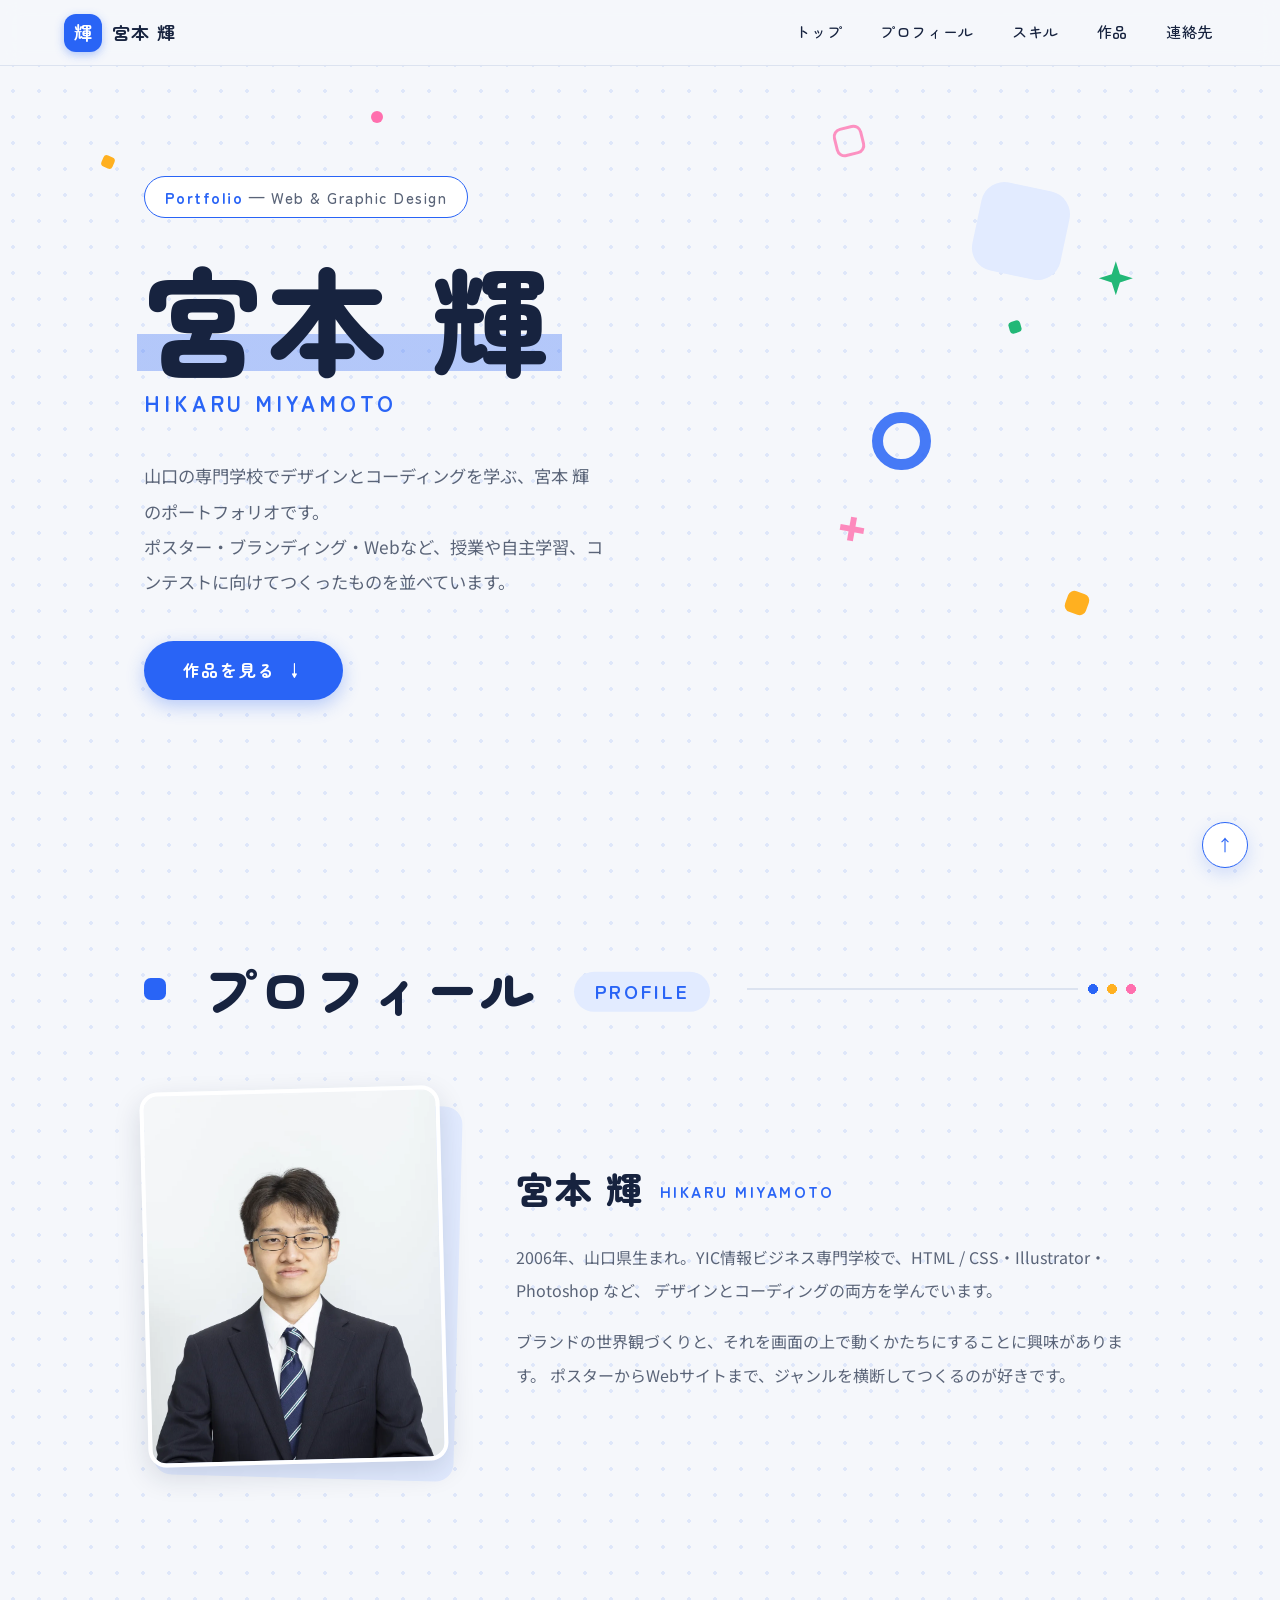
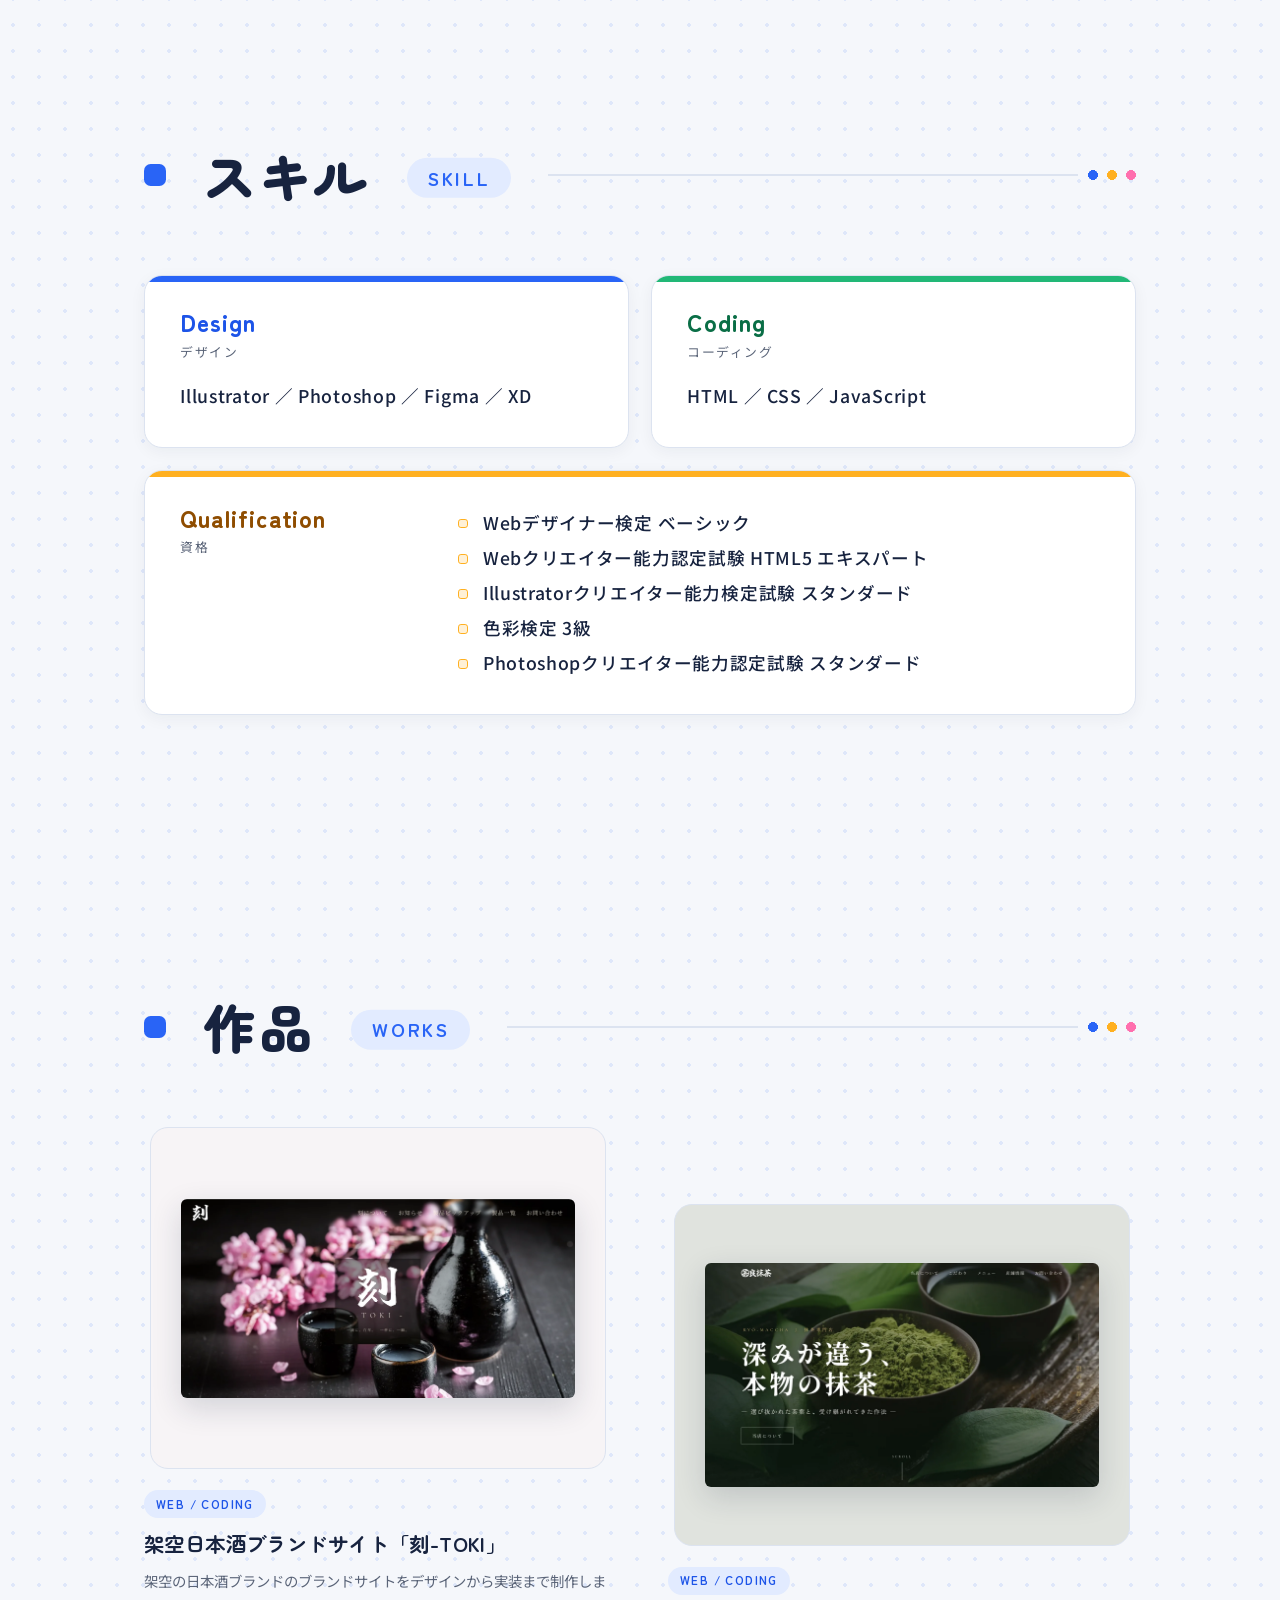
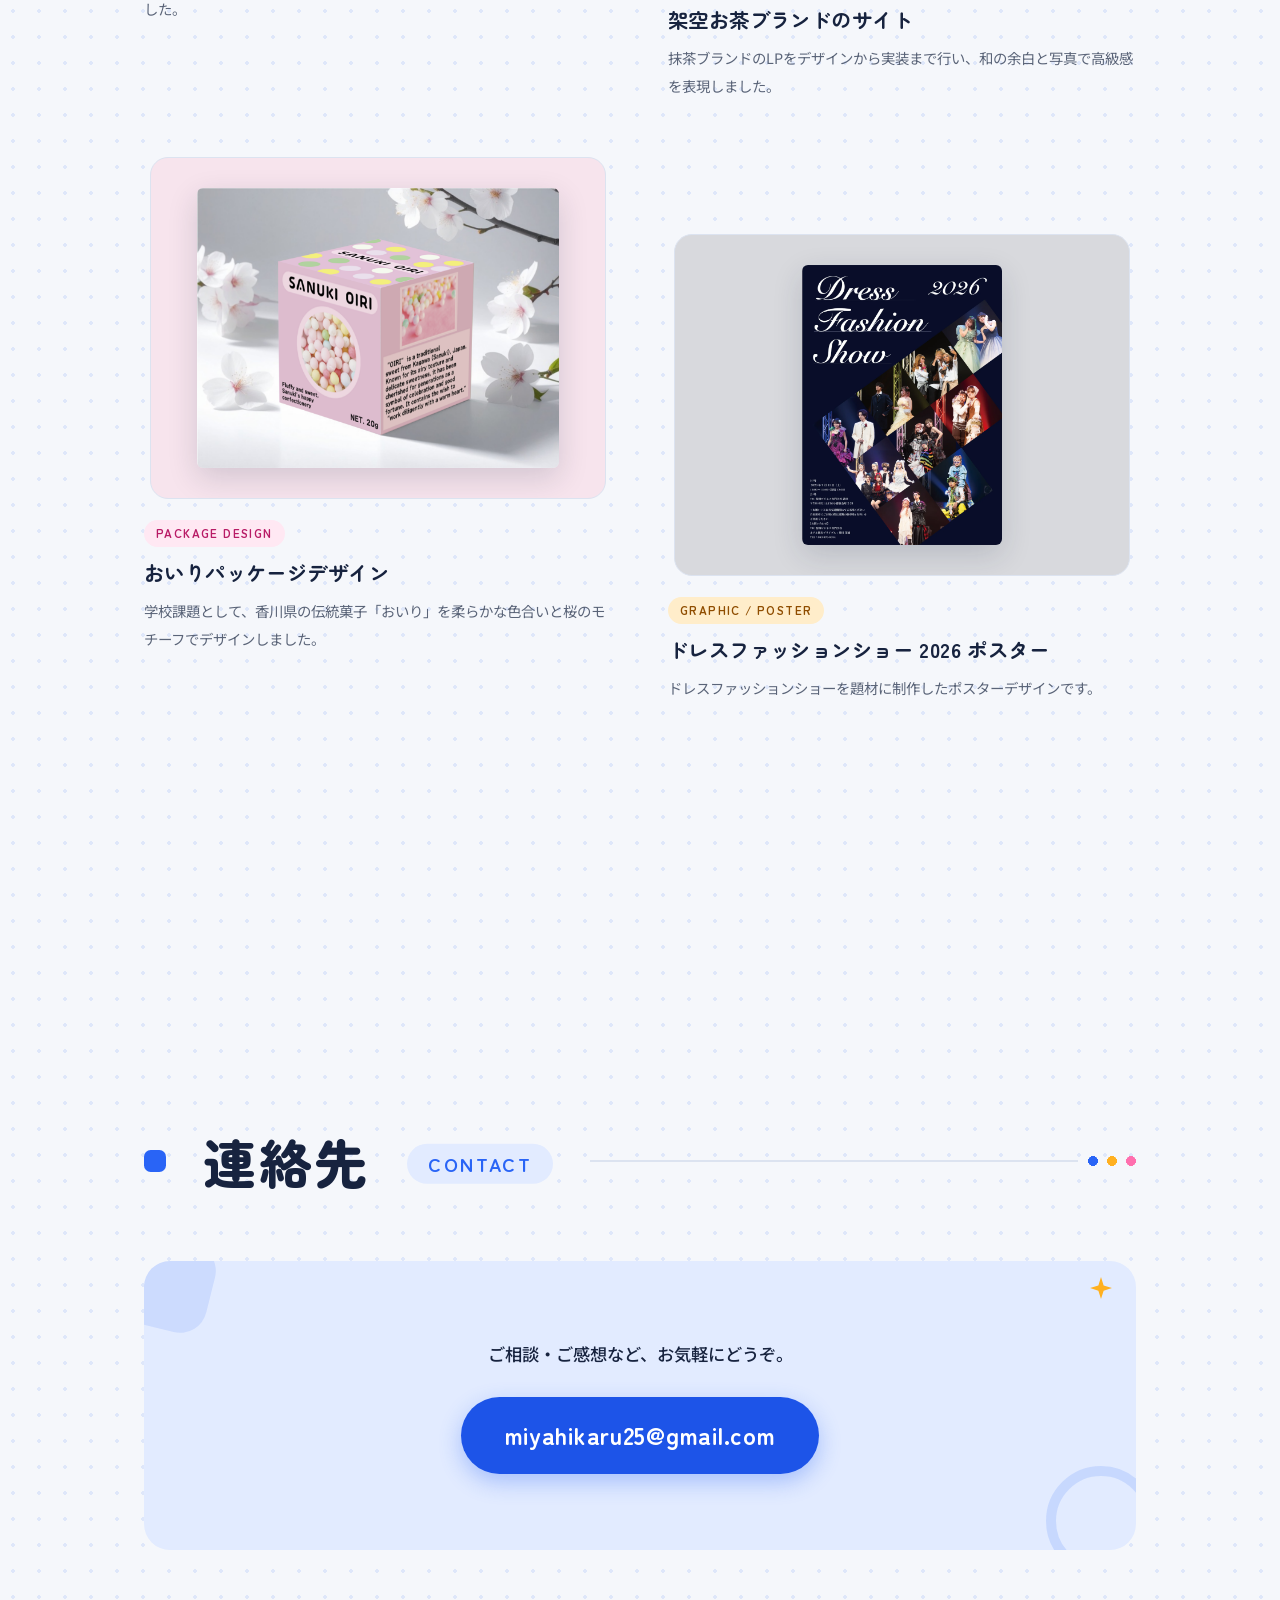
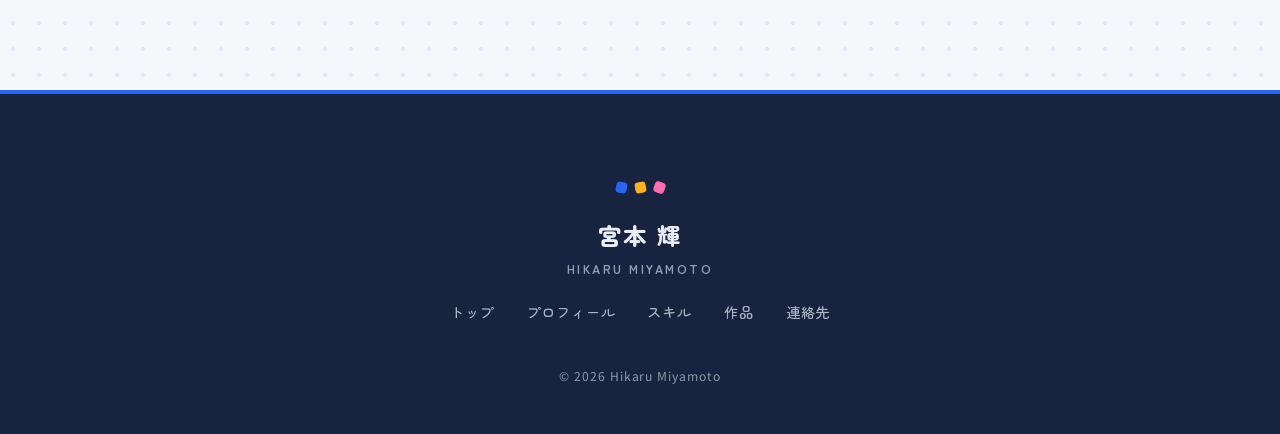
<file: index.html>
<!DOCTYPE html>
<html lang="ja">
<head>
  <meta charset="UTF-8">
  <meta name="viewport" content="width=device-width, initial-scale=1.0">
  <title>宮本 輝｜Portfolio — Web / Graphic Design</title>
  <meta name="description" content="宮本 輝のポートフォリオ。Webデザイン、ポスターなどの制作物を掲載しています。">
  <meta name="theme-color" content="#2964f6">

  <!-- OGP -->
  <meta property="og:title" content="宮本 輝｜Portfolio">
  <meta property="og:description" content="Web / Graphic Design Portfolio">
  <meta property="og:type" content="website">
  <meta property="og:url" content="https://miyahikaru25-lab.github.io/miyamotoportfolio/">
  <meta property="og:image" content="https://miyahikaru25-lab.github.io/miyamotoportfolio/img/ogp.png">
  <meta name="twitter:card" content="summary_large_image">

  <link rel="icon" href="data:image/svg+xml,%3Csvg xmlns='http://www.w3.org/2000/svg' viewBox='0 0 64 64'%3E%3Crect width='64' height='64' rx='16' fill='%232964f6'/%3E%3Ctext x='32' y='45' font-size='34' text-anchor='middle' fill='%23ffffff' font-family='sans-serif' font-weight='700'%3E輝%3C/text%3E%3C/svg%3E">

  <link rel="stylesheet" href="reset.css">
  <link rel="stylesheet" href="style.css">

  <link rel="preconnect" href="https://fonts.googleapis.com">
  <link rel="preconnect" href="https://fonts.gstatic.com" crossorigin>
  <link href="https://fonts.googleapis.com/css2?family=Zen+Maru+Gothic:wght@500;700;900&family=Noto+Sans+JP:wght@400;500;700&display=swap" rel="stylesheet">
  <noscript><style>.reveal{opacity:1 !important;transform:none !important}</style></noscript>
</head>
<body>

  <a class="skip-link" href="#main">本文へスキップ</a>

  <!-- ヘッダー -->
  <header class="site-header" id="siteHeader">
    <a class="brand" href="#top" aria-label="ホームへ">
      <span class="brand__mark" aria-hidden="true">輝</span>
      <span class="brand__name">宮本 輝</span>
    </a>

    <button class="nav-toggle" id="navToggle" aria-expanded="false" aria-controls="primaryNav" aria-label="メニューを開く">
      <span></span><span></span><span></span>
    </button>

    <nav class="nav" id="primaryNav" aria-label="メインナビゲーション">
      <ul>
        <li><a href="#top">トップ</a></li>
        <li><a href="#about">プロフィール</a></li>
        <li><a href="#skill">スキル</a></li>
        <li><a href="works.html">作品</a></li>
        <li><a href="#contact">連絡先</a></li>
      </ul>
    </nav>
  </header>

  <main id="main">
    <!-- メインビジュアル -->
    <section class="hero" id="top">
      <div class="hero__deco" aria-hidden="true">
        <span class="deco deco--tile"></span>
        <span class="deco deco--ring"></span>
        <span class="deco deco--dot"></span>
        <span class="deco deco--tile2"></span>
        <span class="deco deco--spark"></span>
        <span class="deco deco--cross"></span>
        <span class="deco deco--confetti1"></span>
        <span class="deco deco--confetti2"></span>
        <span class="deco deco--confetti3"></span>
      </div>
      <p class="hero__eyebrow reveal" style="--d:.05s">Portfolio <em>— Web &amp; Graphic Design</em></p>

      <h1 class="hero__title">
        <span class="hero__ja reveal" style="--d:.14s">宮本 輝</span>
        <span class="hero__en reveal" style="--d:.26s">Hikaru Miyamoto</span>
      </h1>

      <p class="hero__lead reveal" style="--d:.38s">
        山口の専門学校でデザインとコーディングを学ぶ、宮本 輝のポートフォリオです。<br>
        ポスター・ブランディング・Webなど、授業や自主学習、コンテストに向けてつくったものを並べています。
      </p>

      <a class="hero__cta reveal" style="--d:.46s" href="#works">作品を見る <span aria-hidden="true">&darr;</span></a>
    </section>

    <!-- プロフィール -->
    <section class="section about" id="about">
      <div class="section__head reveal">
        <h2 class="section__title">プロフィール<span class="section__en">Profile</span></h2>
      </div>
      <div class="about__grid">
        <div class="about__photo reveal">
          <img src="img/miyamoto-hikaru.webp" alt="宮本 輝のプロフィール写真">
        </div>
        <div class="about__body reveal" style="--d:.12s">
          <p class="about__name">宮本&nbsp;輝<span class="about__romaji">Hikaru&nbsp;Miyamoto</span></p>
          <p class="about__text">
            2006年、山口県生まれ。YIC情報ビジネス専門学校で、HTML / CSS・Illustrator・Photoshop など、
            デザインとコーディングの両方を学んでいます。
          </p>
          <p class="about__text">
            ブランドの世界観づくりと、それを画面の上で動くかたちにすることに興味があります。
            ポスターからWebサイトまで、ジャンルを横断してつくるのが好きです。
          </p>
        </div>
      </div>
    </section>

    <!-- スキル -->
    <section class="section skill" id="skill">
      <div class="section__head reveal">
        <h2 class="section__title">スキル<span class="section__en">Skill</span></h2>
      </div>

      <dl class="skill__list">
        <div class="skill__row reveal">
          <dt><em>Design</em><span>デザイン</span></dt>
          <dd>Illustrator ／ Photoshop ／ Figma ／ XD</dd>
        </div>
        <div class="skill__row reveal" style="--d:.08s">
          <dt><em>Coding</em><span>コーディング</span></dt>
          <dd>HTML ／ CSS ／ JavaScript</dd>
        </div>
        <div class="skill__row reveal" style="--d:.16s">
          <dt><em>Qualification</em><span>資格</span></dt>
          <dd>
            <ul class="skill__quals">
              <li>Webデザイナー検定 ベーシック</li>
              <li>Webクリエイター能力認定試験 HTML5 エキスパート</li>
              <li>Illustratorクリエイター能力検定試験 スタンダード</li>
              <li>色彩検定 3級</li>
              <li>Photoshopクリエイター能力認定試験 スタンダード</li>
            </ul>
          </dd>
        </div>
      </dl>
    </section>

    <!-- 作品 -->
    <section class="section works" id="works">
      <div class="section__head reveal">
        <h2 class="section__title">作品<span class="section__en">Works</span></h2>
      </div>

      <ul class="gallery">
        <li class="work reveal">
          <button class="work__thumb" data-full="img/toki.webp" data-link="https://miyahikaru25-lab.github.io/toki/index.html" aria-label="架空日本酒ブランドサイト「刻-TOKI」を開く" style="--tint:#f7f4f6">
            <span class="work__frame"><img src="img/toki.webp" alt="架空日本酒ブランドサイト「刻-TOKI」のファーストビュー" loading="lazy"></span>
            <span class="work__action" aria-hidden="true">サイトを見る &nearr;</span>
          </button>
          <div class="work__caption">
                        <span class="work__tag">Web / Coding</span>
            <h3 class="work__title">架空日本酒ブランドサイト「刻-TOKI」</h3>
            <p class="work__desc">架空の日本酒ブランドのブランドサイトをデザインから実装まで制作しました。</p>
          </div>
        </li>

        <li class="work reveal">
          <button class="work__thumb" data-full="img/final_hero.webp" data-link="https://miyahikaru25-lab.github.io/Matcha/" aria-label="架空のお茶ブランドサイトを開く" style="--tint:#e0e3de">
            <span class="work__frame"><img src="img/final_hero.webp" alt="架空のお茶ブランドのWebサイト『深みが違う、本物の抹茶』のファーストビュー" loading="lazy"></span>
            <span class="work__action" aria-hidden="true">サイトを見る &nearr;</span>
          </button>
          <div class="work__caption">
                        <span class="work__tag">Web / Coding</span>
            <h3 class="work__title">架空お茶ブランドのサイト</h3>
            <p class="work__desc">抹茶ブランドのLPをデザインから実装まで行い、和の余白と写真で高級感を表現しました。</p>
          </div>
        </li>

        <li class="work reveal" style="--d:.1s">
          <button class="work__thumb" data-full="img/おいりモック.png" aria-label="おいりパッケージデザインを拡大表示" style="--tint:#f7e4ed">
            <span class="work__frame"><img src="img/おいりモック.png" alt="讃岐おいりのパッケージデザイン" loading="lazy"></span>
            <span class="work__action" aria-hidden="true">拡大して見る +</span>
          </button>
          <div class="work__caption">
            <span class="work__tag work__tag--p">Package Design</span>
            <h3 class="work__title">おいりパッケージデザイン</h3>
            <p class="work__desc">学校課題として、香川県の伝統菓子「おいり」を柔らかな色合いと桜のモチーフでデザインしました。</p>
          </div>
        </li>

        <li class="work reveal" style="--d:.2s">
          <button class="work__thumb" data-full="img/dress-fashion-2026.webp" aria-label="ドレスファッションショー2026ポスターを拡大表示" style="--tint:#d8d9dd">
            <span class="work__frame"><img src="img/dress-fashion-2026.webp" alt="ドレスファッションショー2026のポスター" loading="lazy"></span>
            <span class="work__action" aria-hidden="true">拡大して見る +</span>
          </button>
          <div class="work__caption">
            <span class="work__tag work__tag--g">Graphic / Poster</span>
            <h3 class="work__title">ドレスファッションショー 2026 ポスター</h3>
            <p class="work__desc">ドレスファッションショーを題材に制作したポスターデザインです。</p>
          </div>
        </li>
      </ul>

      <div class="works__more reveal">
        <a href="works.html" class="more-link">
          <span class="more-link__label">すべての作品を見る</span>
          <span class="more-link__sub"><em>Show More</em></span>
          <span class="more-link__arrow" aria-hidden="true">&rarr;</span>
        </a>
      </div>
    </section>

    <!-- お問い合わせ -->
    <section class="section contact" id="contact">
      <div class="section__head reveal">
        <h2 class="section__title">連絡先<span class="section__en">Contact</span></h2>
      </div>

      <div class="contact__box reveal">
        <span class="contact__spark" aria-hidden="true"></span>
        <p class="contact__intro">ご相談・ご感想など、お気軽にどうぞ。</p>
        <a class="contact__mail" href="mailto:miyahikaru25@gmail.com">miyahikaru25@gmail.com</a>
      </div>
    </section>
  </main>

  <!-- フッター -->
  <footer class="site-footer">
    <div class="site-footer__inner">
      <span class="site-footer__dots" aria-hidden="true"><i></i><i></i><i></i></span>
      <p class="site-footer__name">宮本 輝<span>Hikaru Miyamoto</span></p>
      <nav class="site-footer__nav" aria-label="フッターナビゲーション">
        <a href="#top">トップ</a>
        <a href="#about">プロフィール</a>
        <a href="#skill">スキル</a>
        <a href="works.html">作品</a>
        <a href="#contact">連絡先</a>
      </nav>
      <p class="site-footer__copy">&copy; 2026 Hikaru Miyamoto</p>
    </div>
  </footer>

  <a href="#top" class="back-to-top" aria-label="ページトップへ">&uarr;</a>

  <!-- 拡大表示 -->
  <div class="lightbox" id="lightbox" aria-hidden="true">
    <button class="lightbox__close" id="lightboxClose" aria-label="閉じる">&times;</button>
    <img id="lightboxImg" alt="">
  </div>

  <script src="script.js"></script>
</body>
</html>
</file>
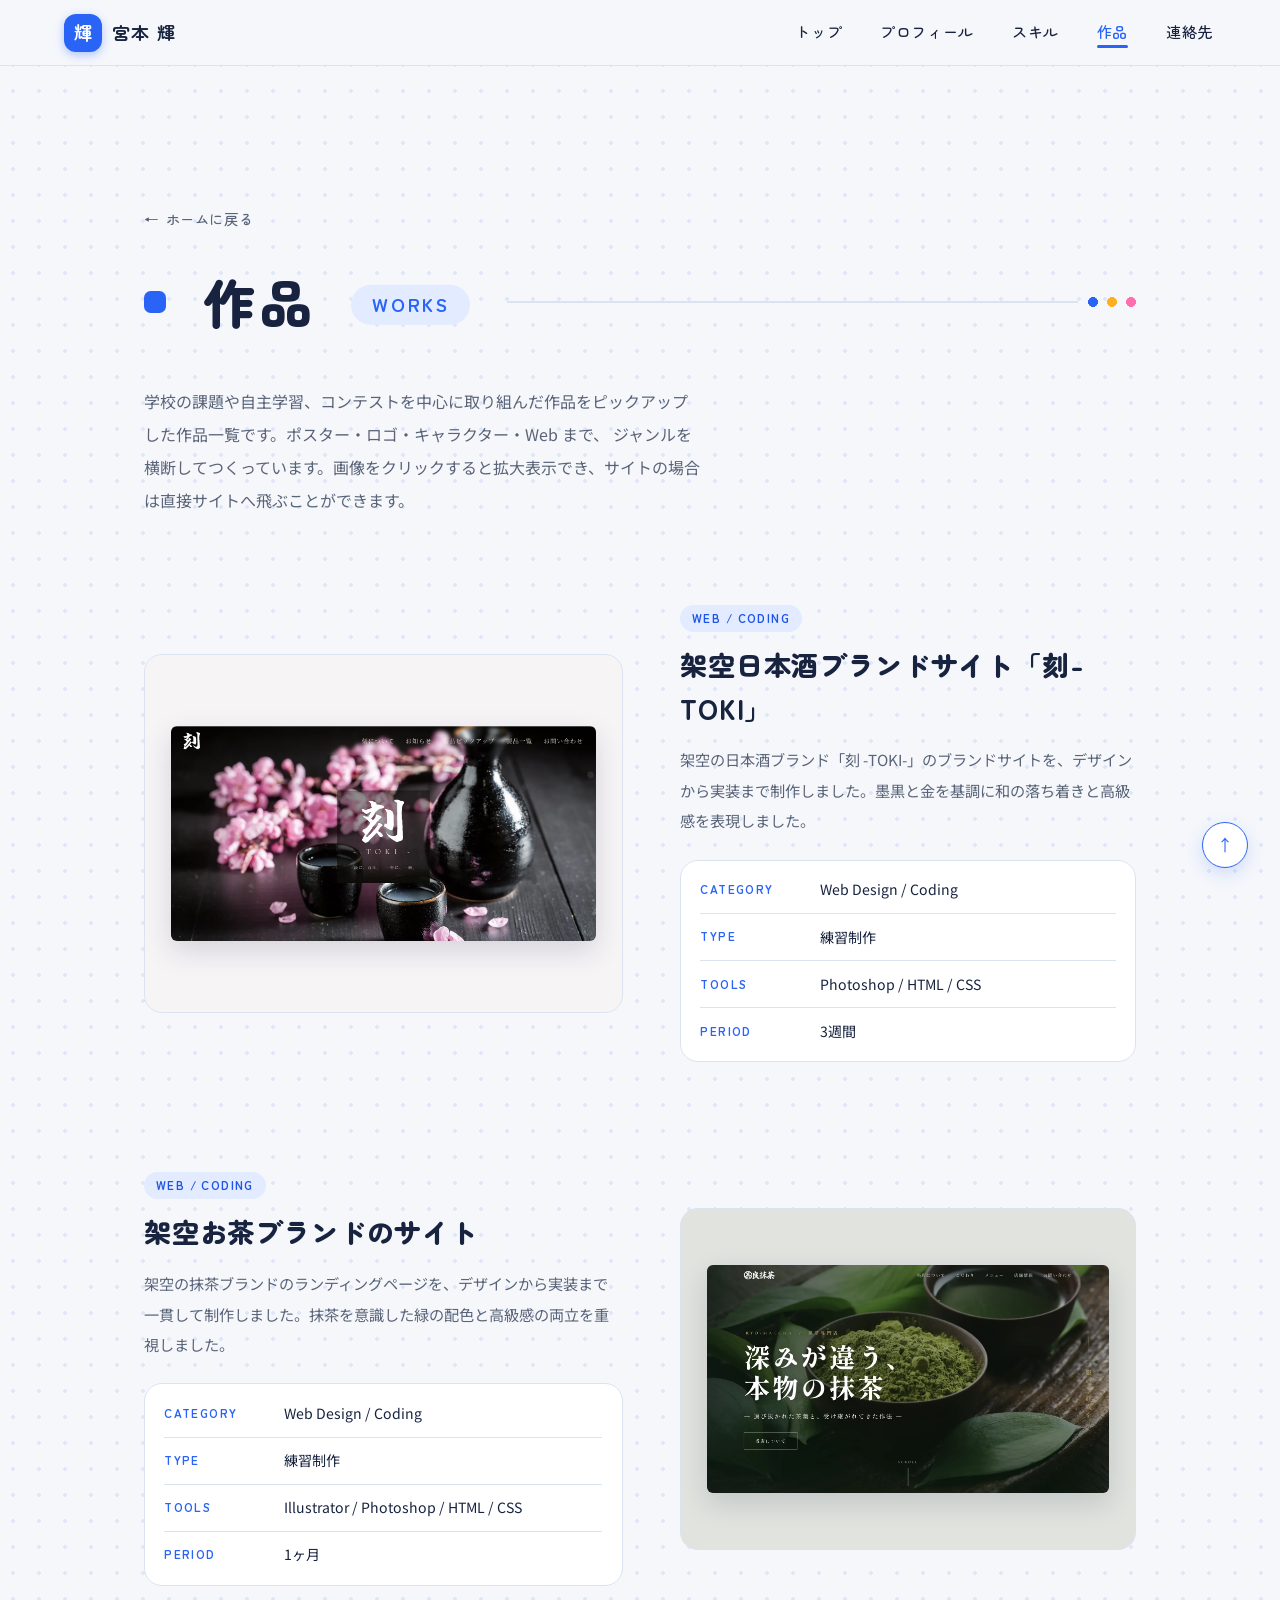
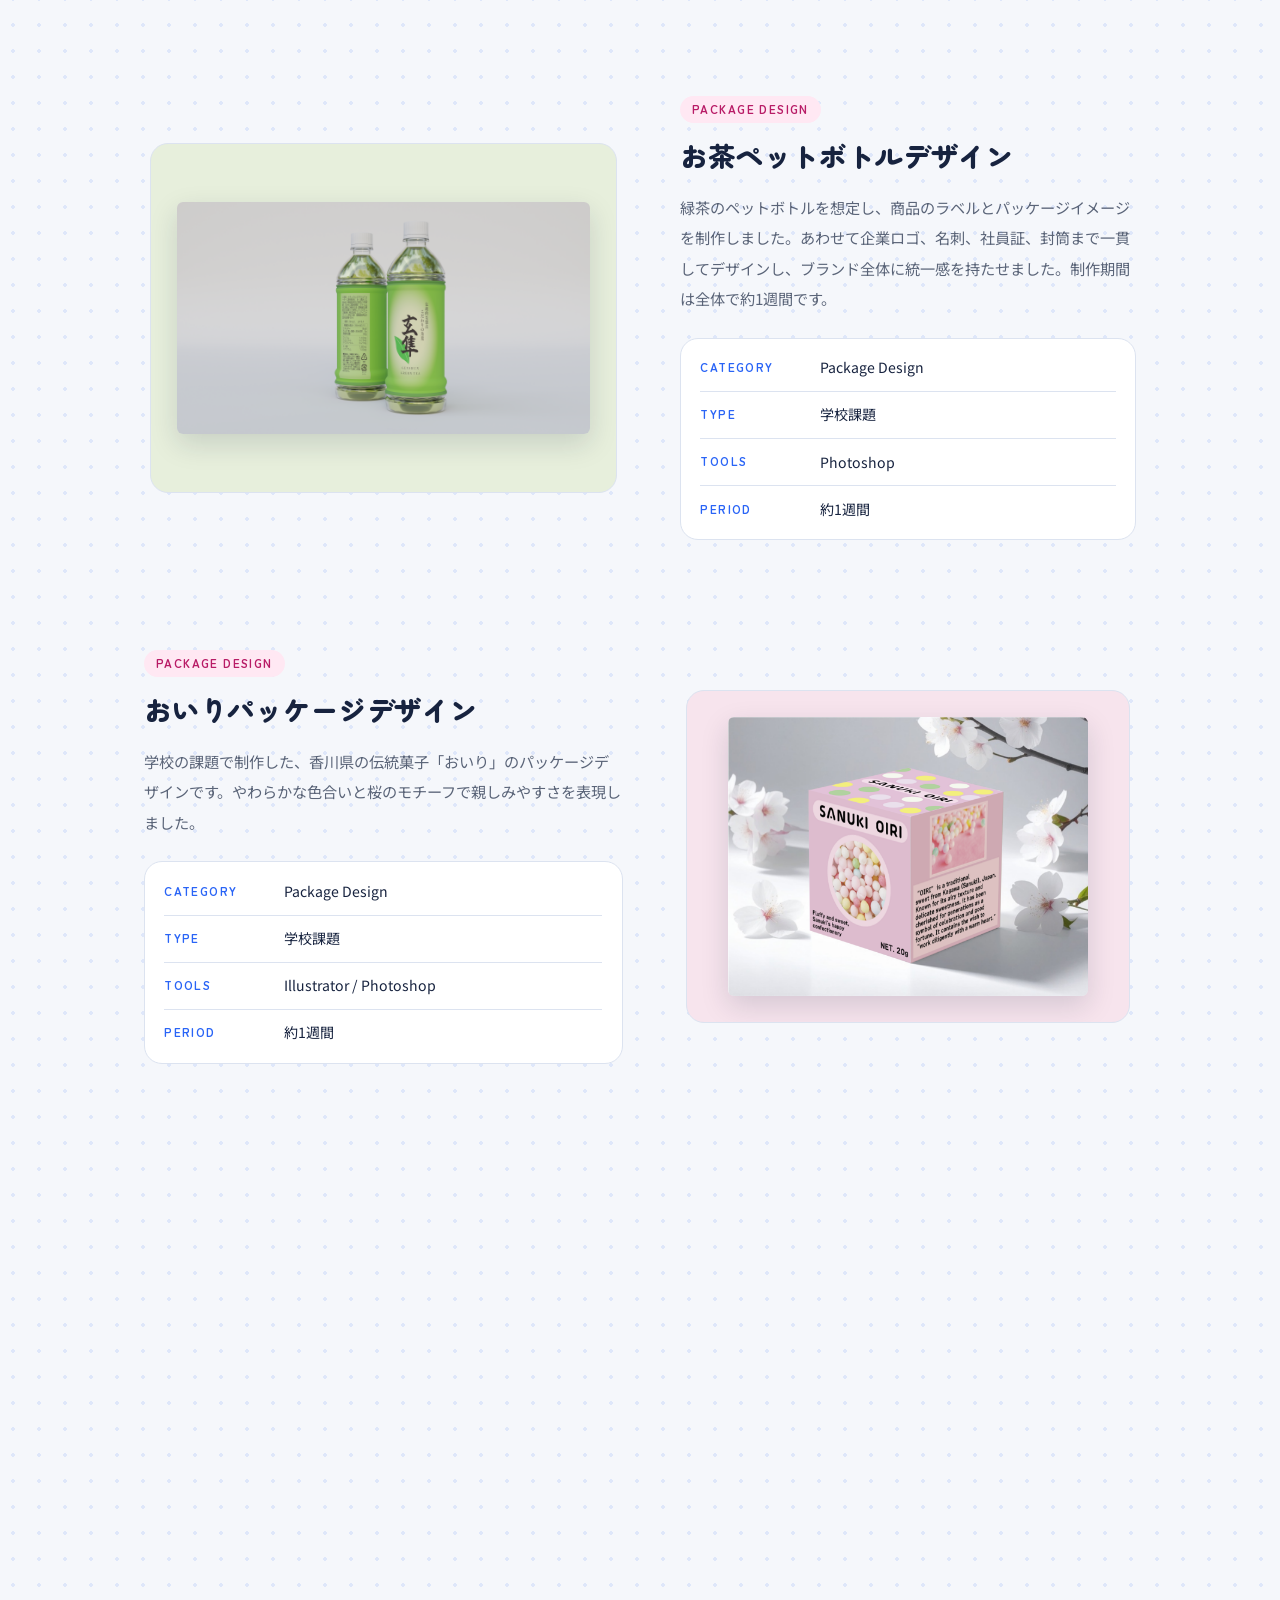
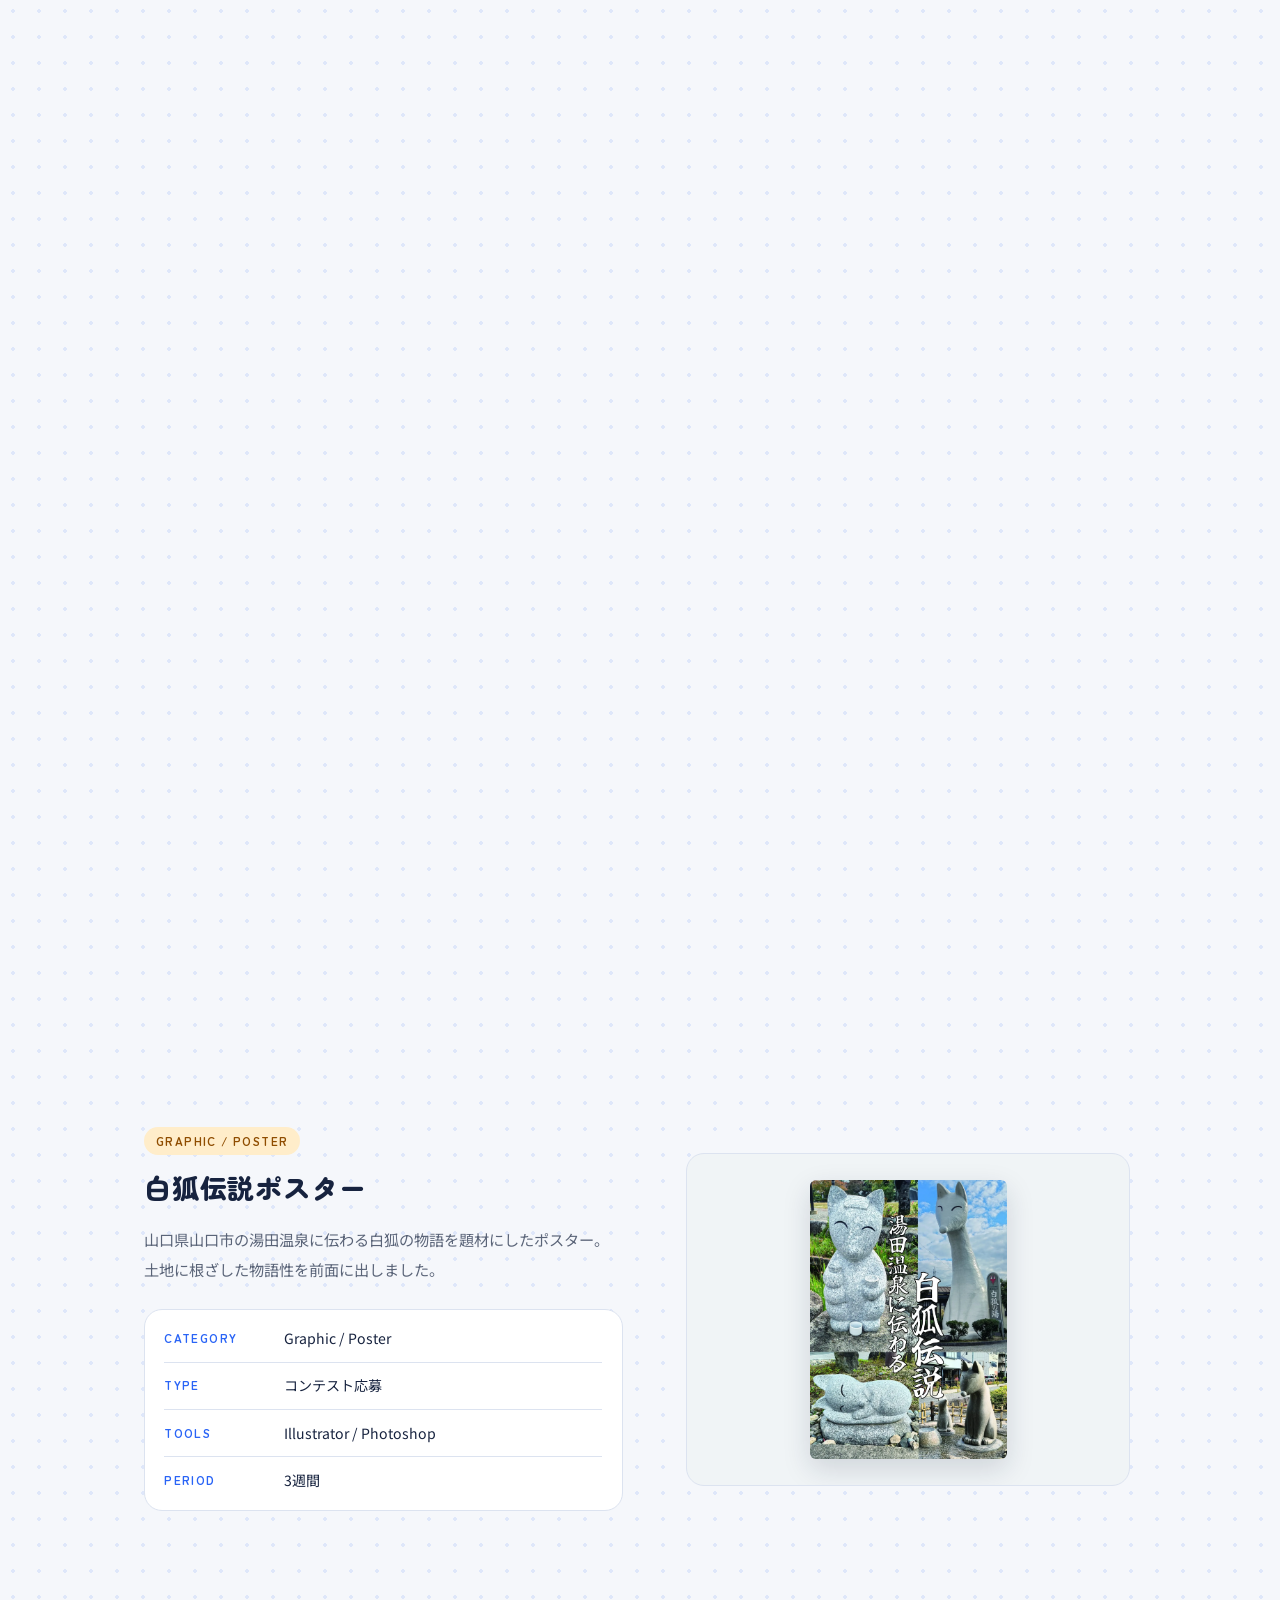
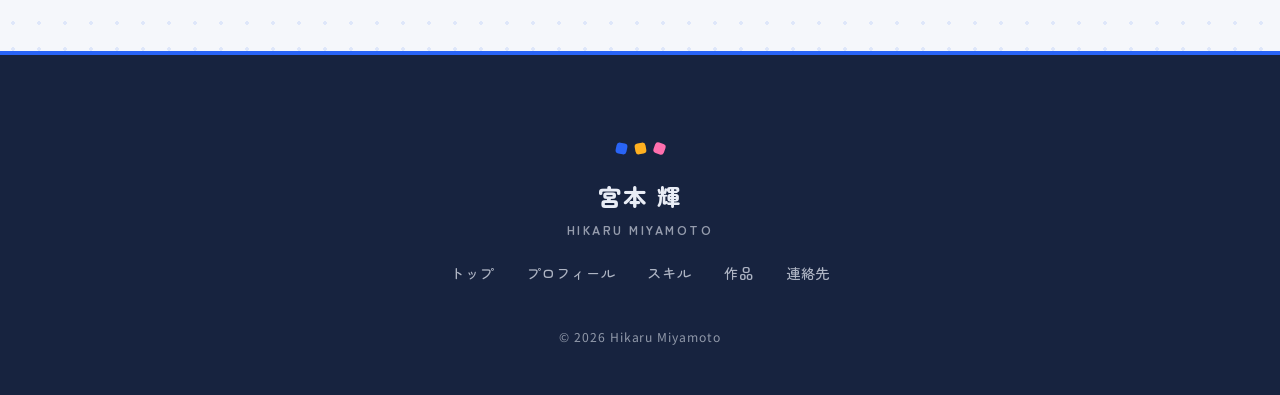
<file: works.html>
<!DOCTYPE html>
<html lang="ja">
<head>
  <meta charset="UTF-8">
  <meta name="viewport" content="width=device-width, initial-scale=1.0">
  <title>作品一覧｜宮本 輝 Portfolio</title>
  <meta name="description" content="宮本 輝の全制作物。Webデザイン、ポスター、ロゴ、キャラクターデザインの作品一覧です。">
  <meta name="theme-color" content="#2964f6">

  <meta property="og:title" content="作品一覧｜宮本 輝 Portfolio">
  <meta property="og:description" content="Web / Graphic Design Portfolio">
  <meta property="og:type" content="website">
  <meta property="og:url" content="https://miyahikaru25-lab.github.io/miyamotoportfolio/works.html">
  <meta property="og:image" content="https://miyahikaru25-lab.github.io/miyamotoportfolio/img/ogp.png">
  <meta name="twitter:card" content="summary_large_image">

  <link rel="icon" href="data:image/svg+xml,%3Csvg xmlns='http://www.w3.org/2000/svg' viewBox='0 0 64 64'%3E%3Crect width='64' height='64' rx='16' fill='%232964f6'/%3E%3Ctext x='32' y='45' font-size='34' text-anchor='middle' fill='%23ffffff' font-family='sans-serif' font-weight='700'%3E輝%3C/text%3E%3C/svg%3E">

  <link rel="stylesheet" href="reset.css">
  <link rel="stylesheet" href="style.css">

  <link rel="preconnect" href="https://fonts.googleapis.com">
  <link rel="preconnect" href="https://fonts.gstatic.com" crossorigin>
  <link href="https://fonts.googleapis.com/css2?family=Zen+Maru+Gothic:wght@500;700;900&family=Noto+Sans+JP:wght@400;500;700&display=swap" rel="stylesheet">
  <noscript><style>.reveal{opacity:1 !important;transform:none !important}</style></noscript>
</head>
<body>

  <a class="skip-link" href="#main">本文へスキップ</a>

  <!-- ヘッダー -->
  <header class="site-header" id="siteHeader">
    <a class="brand" href="index.html#top" aria-label="ホームへ">
      <span class="brand__mark" aria-hidden="true">輝</span>
      <span class="brand__name">宮本 輝</span>
    </a>

    <button class="nav-toggle" id="navToggle" aria-expanded="false" aria-controls="primaryNav" aria-label="メニューを開く">
      <span></span><span></span><span></span>
    </button>

    <nav class="nav" id="primaryNav" aria-label="メインナビゲーション">
      <ul>
        <li><a href="index.html#top">トップ</a></li>
        <li><a href="index.html#about">プロフィール</a></li>
        <li><a href="index.html#skill">スキル</a></li>
        <li><a href="works.html" aria-current="page" class="is-current">作品</a></li>
        <li><a href="index.html#contact">連絡先</a></li>
      </ul>
    </nav>
  </header>

  <main id="main">
    <section class="section works-page">
      <a href="index.html#works" class="backlink reveal">&larr; <span>ホームに戻る</span></a>

      <div class="section__head reveal">
        <h1 class="section__title">作品<span class="section__en">Works</span></h1>
      </div>
      <p class="works-page__lead reveal">
        学校の課題や自主学習、コンテストを中心に取り組んだ作品をピックアップした作品一覧です。ポスター・ロゴ・キャラクター・Web まで、
        ジャンルを横断してつくっています。画像をクリックすると拡大表示でき、サイトの場合は直接サイトへ飛ぶことができます。
      </p>

      <!-- 作品一覧 -->
      <div class="work-rows">

        <article class="work-row reveal" id="w-toki">
          <a class="work-row__media" style="--tint:#f7f4f6" href="https://miyahikaru25-lab.github.io/toki/index.html" target="_blank" rel="noopener" aria-label="架空日本酒ブランドサイト「刻-TOKI」を開く">
            <span class="work-row__frame"><img src="img/toki.webp" alt="架空日本酒ブランドサイト「刻-TOKI」のファーストビュー"></span>
            <span class="work__action" aria-hidden="true">サイトを見る &nearr;</span>
          </a>
          <div class="work-row__body">
            <p class="work-row__label"><span class="tagpill">Web / Coding</span></p>
            <h2 class="work-row__title">架空日本酒ブランドサイト「刻-TOKI」</h2>
            <p class="work-row__desc">
              架空の日本酒ブランド「刻 -TOKI-」のブランドサイトを、デザインから実装まで制作しました。墨黒と金を基調に和の落ち着きと高級感を表現しました。
            </p>
            <dl class="work-row__meta">
              <div><dt>Category</dt><dd>Web Design / Coding</dd></div>
              <div><dt>Type</dt><dd>練習制作</dd></div>
              <div><dt>Tools</dt><dd>Photoshop / HTML / CSS </dd></div>
              <div><dt>Period</dt><dd>3週間</dd></div>
            </dl>
          </div>
        </article>

        <article class="work-row reveal" id="w-matcha">
          <a class="work-row__media" style="--tint:#e0e3de" href="https://miyahikaru25-lab.github.io/Matcha/" target="_blank" rel="noopener" aria-label="架空お茶ブランドサイトを開く">
            <span class="work-row__frame"><img src="img/final_hero.webp" alt="架空のお茶ブランドのWebサイト『深みが違う、本物の抹茶』のファーストビュー"></span>
            <span class="work__action" aria-hidden="true">サイトを見る &nearr;</span>
          </a>
          <div class="work-row__body">
            <p class="work-row__label"><span class="tagpill">Web / Coding</span></p>
            <h2 class="work-row__title">架空お茶ブランドのサイト</h2>
            <p class="work-row__desc">
              架空の抹茶ブランドのランディングページを、デザインから実装まで一貫して制作しました。抹茶を意識した緑の配色と高級感の両立を重視しました。
            </p>
            <dl class="work-row__meta">
              <div><dt>Category</dt><dd>Web Design / Coding</dd></div>
              <div><dt>Type</dt><dd>練習制作</dd></div>
              <div><dt>Tools</dt><dd>Illustrator / Photoshop / HTML / CSS</dd></div>
              <div><dt>Period</dt><dd>1ヶ月</dd></div>
            </dl>
          </div>
        </article>

        <article class="work-row reveal" id="w-tea-bottle">
          <button class="work-row__media work-row__thumb" style="--tint:#e7efdc" data-full="img/お茶デザイン.png" aria-label="お茶ペットボトルデザインを拡大表示">
            <span class="work-row__frame"><img src="img/お茶デザイン.png" alt="緑茶のペットボトルパッケージデザイン"></span>
            <span class="work__action" aria-hidden="true">拡大して見る +</span>
          </button>
          <div class="work-row__body">
            <p class="work-row__label"><span class="tagpill tagpill--p">Package Design</span></p>
            <h2 class="work-row__title">お茶ペットボトルデザイン</h2>
            <p class="work-row__desc">
              緑茶のペットボトルを想定し、商品のラベルとパッケージイメージを制作しました。あわせて企業ロゴ、名刺、社員証、封筒まで一貫してデザインし、ブランド全体に統一感を持たせました。制作期間は全体で約1週間です。
            </p>
            <dl class="work-row__meta">
              <div><dt>Category</dt><dd>Package Design</dd></div>
              <div><dt>Type</dt><dd>学校課題</dd></div>
              <div><dt>Tools</dt><dd>Photoshop</dd></div>
              <div><dt>Period</dt><dd>約1週間</dd></div>
            </dl>
          </div>
        </article>

        <article class="work-row reveal" id="w-oiri-package">
          <button class="work-row__media work-row__thumb" style="--tint:#f7e4ed" data-full="img/おいりモック.png" aria-label="おいりパッケージデザインを拡大表示">
            <span class="work-row__frame"><img src="img/おいりモック.png" alt="讃岐おいりのパッケージデザイン"></span>
            <span class="work__action" aria-hidden="true">拡大して見る +</span>
          </button>
          <div class="work-row__body">
            <p class="work-row__label"><span class="tagpill tagpill--p">Package Design</span></p>
            <h2 class="work-row__title">おいりパッケージデザイン</h2>
            <p class="work-row__desc">
              学校の課題で制作した、香川県の伝統菓子「おいり」のパッケージデザインです。やわらかな色合いと桜のモチーフで親しみやすさを表現しました。
            </p>
            <dl class="work-row__meta">
              <div><dt>Category</dt><dd>Package Design</dd></div>
              <div><dt>Type</dt><dd>学校課題</dd></div>
              <div><dt>Tools</dt><dd>Illustrator / Photoshop</dd></div>
              <div><dt>Period</dt><dd>約1週間</dd></div>
            </dl>
          </div>
        </article>

        <article class="work-row reveal" id="w-rethink">
          <button class="work-row__media work-row__thumb" style="--tint:#e1fbfb" data-full="img/work-rethink.webp" aria-label="Rethinkデザインコンテスト作品を拡大表示">
            <span class="work-row__frame"><img src="img/work-rethink.webp" alt="Rethinkデザインコンテスト応募ポスター『風が描いた台地／水が刻んだ記憶』"></span>
            <span class="work__action" aria-hidden="true">拡大して見る +</span>
          </button>
          <div class="work-row__body">
            <p class="work-row__label"><span class="tagpill tagpill--g">Graphic / Poster</span></p>
            <h2 class="work-row__title">Rethink デザインコンテスト</h2>
            <p class="work-row__desc">
              地形と水の記憶をテーマにした観光ポスター。上下を反転させた構図で“地と水”をひと続きに見せ、
              一枚の中で土地の成り立ちを感じられるよう構成しました。
            </p>
            <dl class="work-row__meta">
              <div><dt>Category</dt><dd>Graphic / Poster</dd></div>
              <div><dt>Type</dt><dd>コンテスト応募</dd></div>
              <div><dt>Tools</dt><dd>Illustrator</dd></div>
              <div><dt>Period</dt><dd>2週間</dd></div>
            </dl>
          </div>
        </article>

        <article class="work-row reveal" id="w-syutan">
          <button class="work-row__media work-row__thumb" style="--tint:#f4ecde" data-full="img/syutan.png" aria-label="周南大学マスコット作品を拡大表示">
            <span class="work-row__frame"><img src="img/syutan.png" alt="周南大学マスコットキャラクター案『しゅうたん』"></span>
            <span class="work__action" aria-hidden="true">拡大して見る +</span>
          </button>
          <div class="work-row__body">
            <p class="work-row__label"><span class="tagpill tagpill--p">Character / Branding</span></p>
            <h2 class="work-row__title">大学マスコット「しゅうたん」</h2>
            <p class="work-row__desc">
              大学マスコットのキャラクター案。学びをテーマにしたモチーフを取り入れつつ、
              親しみやすさと学生らしさのバランスを意識してデザインしました。
            </p>
            <dl class="work-row__meta">
              <div><dt>Category</dt><dd>Character / Branding</dd></div>
              <div><dt>Type</dt><dd>コンテスト応募</dd></div>
              <div><dt>Tools</dt><dd>Illustrator</dd></div>
              <div><dt>Period</dt><dd>１週間</dd></div>
            </dl>
          </div>
        </article>

        <article class="work-row reveal" id="w-dress">
          <button class="work-row__media work-row__thumb" style="--tint:#d8d9dd" data-full="img/dress-fashion-2026.webp" aria-label="ドレスファッションショーポスターを拡大表示">
            <span class="work-row__frame"><img src="img/dress-fashion-2026.webp" alt="ドレスファッションショー2026のポスター"></span>
            <span class="work__action" aria-hidden="true">拡大して見る +</span>
          </button>
          <div class="work-row__body">
            <p class="work-row__label"><span class="tagpill tagpill--g">Graphic / Poster</span></p>
            <h2 class="work-row__title">ドレスファッションショー 2026 ポスター</h2>
            <p class="work-row__desc">
              ドレスファッションショーのポスター制作。
            </p>
            <dl class="work-row__meta">
              <div><dt>Category</dt><dd>Graphic / Poster</dd></div>
              <div><dt>Type</dt><dd>練習制作</dd></div>
              <div><dt>Tools</dt><dd>Illustrator / Photoshop</dd></div>
              <div><dt>Period</dt><dd>1週間</dd></div>
            </dl>
          </div>
        </article>

        <article class="work-row reveal" id="w-kitsune">
          <button class="work-row__media work-row__thumb" style="--tint:#f0f4f6" data-full="img/work-shirogitsune.webp" aria-label="白狐伝説ポスター作品を拡大表示">
            <span class="work-row__frame"><img src="img/work-shirogitsune.webp" alt="湯田温泉の白狐伝説をテーマにしたポスター"></span>
            <span class="work__action" aria-hidden="true">拡大して見る +</span>
          </button>
          <div class="work-row__body">
            <p class="work-row__label"><span class="tagpill tagpill--g">Graphic / Poster</span></p>
            <h2 class="work-row__title">白狐伝説ポスター</h2>
            <p class="work-row__desc">
              山口県山口市の湯田温泉に伝わる白狐の物語を題材にしたポスター。土地に根ざした物語性を前面に出しました。
            </p>
            <dl class="work-row__meta">
              <div><dt>Category</dt><dd>Graphic / Poster</dd></div>
              <div><dt>Type</dt><dd>コンテスト応募</dd></div>
              <div><dt>Tools</dt><dd>Illustrator / Photoshop</dd></div>
              <div><dt>Period</dt><dd>3週間</dd></div>
            </dl>
          </div>
        </article>

      </div>
    </section>
  </main>

  <!-- フッター -->
  <footer class="site-footer">
    <div class="site-footer__inner">
      <span class="site-footer__dots" aria-hidden="true"><i></i><i></i><i></i></span>
      <p class="site-footer__name">宮本 輝<span>Hikaru Miyamoto</span></p>
      <nav class="site-footer__nav" aria-label="フッターナビゲーション">
        <a href="index.html#top">トップ</a>
        <a href="index.html#about">プロフィール</a>
        <a href="index.html#skill">スキル</a>
        <a href="works.html">作品</a>
        <a href="index.html#contact">連絡先</a>
      </nav>
      <p class="site-footer__copy">&copy; 2026 Hikaru Miyamoto</p>
    </div>
  </footer>

  <a href="index.html#top" class="back-to-top" aria-label="ホームトップへ">&uarr;</a>

  <!-- 拡大表示 -->
  <div class="lightbox" id="lightbox" aria-hidden="true">
    <button class="lightbox__close" id="lightboxClose" aria-label="閉じる">&times;</button>
    <img id="lightboxImg" alt="">
  </div>

  <script src="script.js"></script>
</body>
</html>
</file>
<file: style.css>
@charset "UTF-8"; /* 変数 */
:root {
  --blue: #2964f6; /* メインカラー */
  --blue-deep: #1d54e8; /* 濃い青 */
  --blue-soft: #e2ebff; /* うすい青 */
  --ink: #17233f; /* 文字色 */
  --muted: #5a6478; /* 補助テキスト */
  --bg: #f5f7fb; /* 背景 */

  /* アクセント色。文字には-textの方を使う */
  --orange: #ffb020;
  --orange-soft: #ffedca;
  --orange-text: #8f4d00;
  --pink: #ff6fae;
  --pink-soft: #ffe8f3;
  --pink-text: #b81b66;
  --green: #22b877;
  --green-soft: #dcf6ea;
  --green-text: #0a6e46;
  --paper: #ffffff; /* カード背景 */
  --line: #dce3f0; /* 罫線 */

  --disp: "Zen Maru Gothic", "Noto Sans JP", sans-serif; /* 見出し用 */
  --sans: "Noto Sans JP", system-ui, sans-serif; /* 本文 */

  --maxw: 1120px;
  --gut: clamp(20px, 5vw, 64px);
  --header-h: 66px;
  --r: 18px; /* 角丸 */

  --ease: cubic-bezier(.2, .7, .2, 1);
  --bounce: cubic-bezier(.34, 1.56, .64, 1);
}

/* 共通 */
body {
  font-family: var(--sans);
  color: var(--ink);
  background-color: var(--bg);
  background-image: radial-gradient(rgba(41, 100, 246, .11) 1.7px, transparent 1.7px);
  background-size: 26px 26px;
  font-size: 16px;
}
main { display: block; }
::selection { background: var(--blue); color: #fff; }

/* 各セクション共通 */
.section {
  max-width: var(--maxw);
  margin-inline: auto;
  padding-inline: var(--gut);
  padding-block: clamp(72px, 12vw, 140px);
}

/* セクション見出し */
.section__head { margin-bottom: clamp(40px, 6vw, 68px); }
.section__title {
  display: flex;
  align-items: center;
  gap: .7em;
  font-family: var(--disp);
  font-weight: 900;
  font-size: clamp(2rem, 6.4vw, 3.3rem);
  letter-spacing: .05em;
  line-height: 1.2;
}
.section__title::before {
  content: "";
  width: .42em; height: .42em;
  border-radius: 30%;
  background: var(--blue);
  flex-shrink: 0;
}
.section__title::after {
  content: "";
  flex: 1;
  height: 14px;
  min-width: 60px;
  background:
    radial-gradient(circle 5px at calc(100% - 5px) 50%, var(--pink) 98%, transparent),
    radial-gradient(circle 5px at calc(100% - 24px) 50%, var(--orange) 98%, transparent),
    radial-gradient(circle 5px at calc(100% - 43px) 50%, var(--blue) 98%, transparent),
    linear-gradient(var(--line), var(--line)) 0 50% / calc(100% - 58px) 2px no-repeat;
}
.section__en {
  font-family: var(--disp);
  font-weight: 700;
  font-size: .36em;
  letter-spacing: .14em;
  text-transform: uppercase;
  color: var(--blue);
  background: var(--blue-soft);
  padding: .45em 1.1em;
  border-radius: 999px;
  white-space: nowrap;
  transform: translateY(.15em);
}

/* スキップリンク */
.skip-link {
  position: fixed;
  top: 10px; left: 10px;
  z-index: 2000;
  padding: .6em 1.2em;
  font-size: .9rem;
  color: #fff;
  background: var(--blue);
  border-radius: 10px;
  transform: translateY(-200%);
  transition: transform .25s var(--ease);
}
.skip-link:focus-visible { transform: none; }

/* ヘッダー */
.site-header {
  position: sticky;
  top: 0;
  z-index: 1000;
  height: var(--header-h);
  display: flex;
  align-items: center;
  justify-content: space-between;
  padding-inline: var(--gut);
  background: rgba(245, 247, 251, .88);
  -webkit-backdrop-filter: blur(10px);
  backdrop-filter: blur(10px);
  border-bottom: 1px solid var(--line);
}

.brand { display: flex; align-items: center; gap: .65rem; }
.brand__mark {
  display: grid;
  place-items: center;
  width: 38px; height: 38px;
  font-family: var(--disp);
  font-weight: 700;
  font-size: 1.15rem;
  color: #fff;
  background: var(--blue);
  border-radius: 12px;
  box-shadow: 0 3px 10px rgba(41, 100, 246, .35);
  transition: transform .3s var(--bounce);
}
.brand:hover .brand__mark { transform: rotate(-8deg) scale(1.06); }
.brand__name {
  font-family: var(--disp);
  font-weight: 700;
  font-size: 1.12rem;
  letter-spacing: .06em;
}

.nav ul { display: flex; gap: clamp(.9rem, 2.6vw, 2rem); }
.nav a {
  position: relative;
  font-family: var(--disp);
  font-weight: 500;
  font-size: .95rem;
  letter-spacing: .04em;
  padding: .35em .2em;
  border-radius: 8px;
  transition: color .25s var(--ease);
}
.nav a::after {
  content: "";
  position: absolute;
  left: .2em; right: .2em; bottom: 0;
  height: 3px;
  border-radius: 3px;
  background: var(--blue);
  transform: scaleX(0);
  transform-origin: left;
  transition: transform .3s var(--ease);
}
.nav a:hover { color: var(--blue); }
.nav a:hover::after,
.nav a:focus-visible::after { transform: scaleX(1); }
.nav a.is-current { color: var(--blue); }
.nav a.is-current::after { transform: scaleX(1); }

/* ハンバーガー */
.nav-toggle { display: none; width: 40px; height: 40px; position: relative; z-index: 1100; }
.nav-toggle span {
  display: block;
  width: 24px; height: 2px;
  margin: 5px auto;
  border-radius: 2px;
  background: var(--ink);
  transition: transform .3s var(--ease), opacity .3s var(--ease);
}
.nav-toggle[aria-expanded="true"] span:nth-child(1) { transform: translateY(7px) rotate(45deg); }
.nav-toggle[aria-expanded="true"] span:nth-child(2) { opacity: 0; }
.nav-toggle[aria-expanded="true"] span:nth-child(3) { transform: translateY(-7px) rotate(-45deg); }

/* メインビジュアル */
.hero {
  position: relative;
  max-width: var(--maxw);
  margin-inline: auto;
  padding: clamp(64px, 13vh, 110px) var(--gut) clamp(80px, 13vh, 130px);
  overflow: hidden;
}

/* メインビジュアルの飾り */
.hero__deco { position: absolute; inset: 0; pointer-events: none; }
.deco { position: absolute; display: block; }
.deco--tile {
  top: 16%; right: 12%;
  width: clamp(56px, 7vw, 96px);
  aspect-ratio: 1;
  background: var(--blue-soft);
  border-radius: 26%;
  transform: rotate(12deg);
  animation: float-a 7s ease-in-out infinite;
}
.deco--ring {
  top: 46%; right: 24%;
  width: clamp(36px, 4.6vw, 60px);
  aspect-ratio: 1;
  border: clamp(7px, 1vw, 11px) solid var(--blue);
  border-radius: 50%;
  opacity: .85;
  animation: float-b 9s ease-in-out infinite;
}
.deco--dot {
  top: 70%; right: 10%;
  width: clamp(14px, 1.8vw, 22px);
  aspect-ratio: 1;
  background: var(--orange);
  border-radius: 30%;
  transform: rotate(20deg);
  animation: float-a 8s ease-in-out 1s infinite;
}
.deco--tile2 {
  top: 8%; right: 30%;
  width: clamp(18px, 2.4vw, 30px);
  aspect-ratio: 1;
  border: 3px solid var(--pink);
  opacity: .75;
  border-radius: 30%;
  transform: rotate(-14deg);
  animation: float-b 10s ease-in-out .5s infinite;
}

/* 星 */
.deco--spark {
  top: 26%; right: 6%;
  width: clamp(22px, 2.8vw, 34px);
  aspect-ratio: 1;
  background: var(--green);
  clip-path: polygon(50% 0, 62% 38%, 100% 50%, 62% 62%, 50% 100%, 38% 62%, 0 50%, 38% 38%);
  animation: spin-slow 14s linear infinite;
}
/* 十字 */
.deco--cross {
  top: 60%; right: 30%;
  width: clamp(16px, 2vw, 24px);
  aspect-ratio: 1;
  background:
    linear-gradient(var(--pink), var(--pink)) center / 100% 26% no-repeat,
    linear-gradient(var(--pink), var(--pink)) center / 26% 100% no-repeat;
  opacity: .8;
  transform: rotate(10deg);
  animation: float-a 9s ease-in-out .8s infinite;
}
/* 紙吹雪 */
.deco--confetti1,
.deco--confetti2,
.deco--confetti3 {
  width: clamp(8px, 1vw, 12px);
  aspect-ratio: 1;
  border-radius: 30%;
}
.deco--confetti1 { top: 12%; left: 2%; background: var(--orange); transform: rotate(24deg); animation: float-b 8s ease-in-out infinite; }
.deco--confetti2 { top: 34%; right: 16%; background: var(--green); transform: rotate(-16deg); animation: float-a 10s ease-in-out .6s infinite; }
.deco--confetti3 { top: 6%; left: 26%;  background: var(--pink); border-radius: 50%; animation: float-b 11s ease-in-out 1.2s infinite; }

@keyframes spin-slow {
  from { transform: rotate(0deg); }
  to   { transform: rotate(360deg); }
}
@keyframes float-a {
  0%, 100% { translate: 0 0; }
  50%      { translate: 0 -14px; }
}
@keyframes float-b {
  0%, 100% { translate: 0 0; }
  50%      { translate: 0 12px; }
}

/* 上のバッジ */
.hero__eyebrow {
  display: inline-block;
  font-family: var(--disp);
  font-weight: 700;
  font-size: clamp(.82rem, 2vw, .95rem);
  letter-spacing: .1em;
  color: var(--blue);
  background: var(--paper);
  border: 1.5px solid var(--blue);
  padding: .5em 1.3em;
  border-radius: 999px;
  margin-bottom: clamp(1.8rem, 4.5vh, 2.8rem);
}
.hero__eyebrow em { font-style: normal; font-weight: 500; color: var(--muted); }

.hero__title { line-height: 1; }
.hero__ja {
  display: inline-block;
  font-family: var(--disp);
  font-weight: 900;
  font-size: clamp(3.2rem, 12.5vw, 7.4rem);
  letter-spacing: .05em; /* 名前のマーカー線 */
  background: linear-gradient(transparent 64%, rgba(41, 100, 246, .32) 64%, rgba(41, 100, 246, .32) 96%, transparent 96%);
  padding-inline: .06em;
  margin-inline: -.06em;
}
.hero__en {
  display: block;
  margin-top: .7em;
  font-family: var(--disp);
  font-weight: 700;
  font-size: clamp(1rem, 2.8vw, 1.35rem);
  letter-spacing: .18em;
  text-transform: uppercase;
  color: var(--blue);
}

.hero__lead {
  margin-top: clamp(2rem, 5vh, 3rem);
  max-width: 46ch;
  font-size: clamp(.95rem, 2.4vw, 1.08rem);
  line-height: 2.05;
  color: var(--muted);
}

.hero__cta {
  display: inline-flex;
  align-items: center;
  gap: .6em;
  margin-top: 2.6rem;
  padding: .95em 2.3em;
  font-family: var(--disp);
  font-weight: 700;
  font-size: 1.05rem;
  letter-spacing: .1em;
  color: #fff;
  background: var(--blue);
  border-radius: 999px;
  box-shadow: 0 6px 18px rgba(41, 100, 246, .3);
  transition: transform .3s var(--bounce), box-shadow .3s var(--ease), background .3s var(--ease);
}
.hero__cta span { transition: transform .3s var(--ease); }
.hero__cta:hover {
  background: var(--blue-deep);
  transform: translateY(-3px);
  box-shadow: 0 14px 28px rgba(41, 100, 246, .38);
}
.hero__cta:hover span { transform: translateY(3px); }

/* プロフィール */
.about__grid {
  display: grid;
  grid-template-columns: minmax(0, 300px) 1fr;
  gap: clamp(32px, 6vw, 72px);
  align-items: center;
}
.about__photo {
  position: relative;
  aspect-ratio: 4 / 5;
}
/* 写真の後ろにずらした青の色面 */
.about__photo::before {
  content: "";
  position: absolute;
  inset: 0;
  transform: translate(14px, 14px) rotate(1.5deg);
  background: var(--blue-soft);
  border-radius: var(--r);
}
.about__photo img {
  position: relative;
  width: 100%; height: 100%;
  object-fit: cover;
  border-radius: var(--r);
  border: 4px solid #fff;
  box-shadow: 0 10px 28px rgba(23, 35, 63, .14);
  transform: rotate(-1.5deg);
  transition: transform .4s var(--bounce);
}
.about__photo:hover img { transform: rotate(0deg); }
.about__name {
  font-family: var(--disp);
  font-weight: 900;
  font-size: clamp(1.7rem, 5vw, 2.3rem);
  letter-spacing: .05em;
  margin-bottom: 1.4rem;
}
.about__romaji {
  display: inline-block;
  font-family: var(--disp);
  font-weight: 700;
  font-size: .42em;
  letter-spacing: .16em;
  text-transform: uppercase;
  color: var(--blue);
  margin-left: 1em;
  vertical-align: .4em;
}
.about__text { color: var(--muted); margin-bottom: 1.1rem; line-height: 2.1; }
.about__text:last-child { margin-bottom: 0; }

/* スキル */
.skill__list {
  display: grid;
  grid-template-columns: repeat(2, 1fr);
  gap: clamp(14px, 2vw, 22px);
}
.skill__row {
  display: grid;
  grid-template-columns: 1fr;
  gap: 1rem;
  align-content: start;
  padding: clamp(1.5rem, 3vw, 2.1rem) clamp(1.4rem, 3vw, 2.2rem);
  background: var(--paper);
  border: 1px solid var(--line);
  border-radius: var(--r);
  box-shadow: 0 4px 16px rgba(23, 35, 63, .05);
  transition: transform .35s var(--bounce), box-shadow .35s var(--ease), border-color .35s var(--ease);
}
.skill__row:hover {
  transform: translateY(-4px);
  border-color: var(--blue);
  box-shadow: 0 14px 30px rgba(41, 100, 246, .13);
}
.skill__row { position: relative; overflow: hidden; }
.skill__row::before {
  content: "";
  position: absolute;
  top: 0; left: 0; right: 0;
  height: 6px;
  background: var(--accent, var(--blue));
  border-radius: 6px 6px 0 0;
}
.skill__row:nth-child(1) { --accent: var(--blue);   --accent-text: var(--blue-deep); }
.skill__row:nth-child(2) { --accent: var(--green);  --accent-text: var(--green-text); }
.skill__row:nth-child(3) { --accent: var(--orange); --accent-text: var(--orange-text); }
.skill__row:hover { border-color: var(--accent); }
.skill__row dt em {
  display: block;
  font-family: var(--disp);
  font-style: normal;
  font-weight: 900;
  font-size: 1.45rem;
  letter-spacing: .04em;
  line-height: 1.15;
  color: var(--accent-text, var(--blue-deep));
}
.skill__row dt span {
  display: block;
  margin-top: .35rem;
  font-size: .8rem;
  letter-spacing: .12em;
  color: var(--muted);
}
.skill__row:nth-child(3) {
  grid-column: 1 / -1;
  grid-template-columns: 230px 1fr;
  gap: clamp(1rem, 4vw, 3rem);
}
.skill__row dd {
  font-weight: 500;
  font-size: clamp(.98rem, 2.6vw, 1.1rem);
  letter-spacing: .04em;
  line-height: 2;
  align-self: center;
}
.skill__quals { list-style: none; }
.skill__quals li { position: relative; padding-left: 1.4em; }
.skill__quals li::before {
  content: "";
  position: absolute;
  left: 0; top: .8em;
  width: .55em; height: .55em;
  border-radius: 30%;
  background: var(--blue-soft);
  border: 1.5px solid var(--accent, var(--blue));
  background: color-mix(in srgb, var(--accent, var(--blue)) 18%, #fff);
}

/* 作品（トップ） */
.gallery {
  display: grid;
  grid-template-columns: repeat(2, 1fr);
  gap: clamp(36px, 5vw, 56px);
}
.gallery > li { min-width: 0; }
/* 偶数は少し下げる */
.gallery > li:nth-child(even) { margin-top: clamp(2.5rem, 6vw, 5rem); }

.work__thumb {
  display: block;
  position: relative;
  width: 100%;
  text-align: left;
}
.work__frame {
  display: flex;
  align-items: center;
  justify-content: center;
  aspect-ratio: 4 / 3;
  padding: clamp(16px, 2.6vw, 30px);
  background: var(--tint, var(--paper));
  border: 1px solid var(--line);
  border-radius: var(--r);
  overflow: hidden;
  transition: box-shadow .45s var(--ease), transform .4s var(--bounce), border-color .45s var(--ease);
}
.work__frame img {
  max-width: 100%;
  max-height: 100%;
  object-fit: contain;
  border-radius: 6px;
  box-shadow: 0 10px 30px rgba(23, 35, 63, .16);
  transition: transform .5s var(--ease);
}
.work__thumb:hover .work__frame,
.work__thumb:focus-visible .work__frame {
  transform: translateY(-5px);
  border-color: var(--blue);
  box-shadow: 0 20px 40px rgba(41, 100, 246, .16);
}
.work__thumb:hover .work__frame img,
.work__thumb:focus-visible .work__frame img { transform: scale(1.025); }

/* ホバーで出るボタン */
.work__action {
  position: absolute;
  right: 14px; bottom: 14px;
  font-family: var(--disp);
  font-size: .8rem;
  font-weight: 700;
  letter-spacing: .06em;
  color: #fff;
  background: var(--blue);
  padding: .55em 1.15em;
  border-radius: 999px;
  box-shadow: 0 6px 16px rgba(41, 100, 246, .35);
  opacity: 0;
  transform: translateY(6px);
  transition: opacity .3s var(--ease), transform .3s var(--bounce);
}
.work__thumb:hover .work__action,
.work__thumb:focus-visible .work__action,
.work-row__media:hover .work__action,
.work-row__media:focus-visible .work__action {
  opacity: 1;
  transform: none;
}

.work__caption { padding-top: 1.2rem; }
.work__tag--g, .tagpill--g { color: var(--orange-text) !important; background: var(--orange-soft) !important; }
.work__tag--p, .tagpill--p { color: var(--pink-text) !important; background: var(--pink-soft) !important; }
.work__tag,
.tagpill {
  display: inline-block;
  font-family: var(--disp);
  font-size: .74rem;
  font-weight: 700;
  letter-spacing: .12em;
  text-transform: uppercase;
  color: var(--blue-deep);
  background: var(--blue-soft);
  padding: .35em 1em;
  border-radius: 999px;
  margin-bottom: .55rem;
}
.work__title {
  font-family: var(--disp);
  font-weight: 700;
  font-size: clamp(1.08rem, 3vw, 1.28rem);
  letter-spacing: .02em;
  line-height: 1.6;
  margin-bottom: .5rem;
}
.work__desc { font-size: .9rem; color: var(--muted); line-height: 1.95; }

/* もっと見るボタン */
.works__more {
  margin-top: clamp(44px, 6vw, 72px);
  display: flex;
  justify-content: center;
}
.more-link {
  display: inline-grid;
  grid-template-columns: auto auto;
  grid-template-areas:
    "label arrow"
    "sub   arrow";
  align-items: center;
  column-gap: 1.3rem;
  padding: 1em 2.4em;
  background: var(--paper);
  border: 1.5px solid var(--blue);
  border-radius: 999px;
  transition: background .3s var(--ease), color .3s var(--ease), box-shadow .3s var(--ease), transform .3s var(--bounce);
}
.more-link__label {
  grid-area: label;
  font-family: var(--disp);
  font-weight: 700;
  font-size: 1.05rem;
  letter-spacing: .08em;
  line-height: 1.3;
  color: var(--blue-deep);
  transition: color .3s var(--ease);
}
.more-link__sub {
  grid-area: sub;
  font-size: .78rem;
  letter-spacing: .1em;
  color: var(--muted);
  transition: color .3s var(--ease);
}
.more-link__sub em { font-style: normal; }
.more-link__arrow {
  grid-area: arrow;
  font-size: 1.3rem;
  color: var(--blue);
  transition: transform .3s var(--ease), color .3s var(--ease);
}
.more-link:hover {
  background: var(--blue);
  transform: translateY(-3px);
  box-shadow: 0 14px 28px rgba(41, 100, 246, .32);
}
.more-link:hover .more-link__label,
.more-link:hover .more-link__arrow { color: #fff; }
.more-link:hover .more-link__sub { color: rgba(255, 255, 255, .78); }
.more-link:hover .more-link__arrow { transform: translateX(6px); }

/* お問い合わせ */
.contact__box {
  position: relative;
  display: grid;
  justify-items: center;
  gap: 1.6rem;
  text-align: center;
  padding: clamp(48px, 7vw, 76px) var(--gut);
  background: var(--blue-soft);
  border-radius: calc(var(--r) + 8px);
  overflow: hidden;
}
/* 角の飾り */
.contact__box::before,
.contact__box::after {
  content: "";
  position: absolute;
  border-radius: 30%;
  pointer-events: none;
}
.contact__box::before {
  top: -22px; left: -22px;
  width: 90px; height: 90px;
  background: rgba(41, 100, 246, .12);
  transform: rotate(14deg);
}
.contact__box::after {
  bottom: -26px; right: -20px;
  width: 110px; height: 110px;
  border: 10px solid rgba(41, 100, 246, .14);
  border-radius: 50%;
}
.contact__spark {
  position: absolute;
  top: 16px; right: 24px;
  width: 22px; aspect-ratio: 1;
  background: var(--orange);
  clip-path: polygon(50% 0, 62% 38%, 100% 50%, 62% 62%, 50% 100%, 38% 62%, 0 50%, 38% 38%);
  animation: spin-slow 16s linear infinite;
  pointer-events: none;
}
.contact__intro { font-size: 1.08rem; line-height: 2; color: var(--ink); font-weight: 500; }
.contact__mail {
  font-family: var(--disp);
  font-weight: 700;
  font-size: clamp(1.05rem, 3.2vw, 1.5rem);
  letter-spacing: .03em;
  color: #fff;
  background: var(--blue-deep);
  padding: .8em 1.8em;
  border-radius: 999px;
  box-shadow: 0 8px 22px rgba(41, 100, 246, .32);
  transition: transform .3s var(--bounce), box-shadow .3s var(--ease), background .3s var(--ease);
  word-break: break-all;
}
.contact__mail:hover {
  background: var(--blue);
  transform: translateY(-3px);
  box-shadow: 0 14px 30px rgba(41, 100, 246, .4);
}

/* フッター */
.site-footer {
  background: var(--ink);
  color: #e9edf6;
  border-top: 4px solid var(--blue);
}
.site-footer__inner {
  max-width: var(--maxw);
  margin-inline: auto;
  padding: clamp(56px, 8vw, 88px) var(--gut) clamp(32px, 5vw, 48px);
  display: grid;
  justify-items: center;
  gap: 1.3rem;
  text-align: center;
}
.site-footer__dots { display: flex; gap: 8px; margin-bottom: .2rem; }
.site-footer__dots i {
  width: 11px; height: 11px;
  border-radius: 30%;
}
.site-footer__dots i:nth-child(1) { background: var(--blue); transform: rotate(12deg); }
.site-footer__dots i:nth-child(2) { background: var(--orange); transform: rotate(-10deg); }
.site-footer__dots i:nth-child(3) { background: var(--pink); transform: rotate(20deg); }
.site-footer__name {
  font-family: var(--disp);
  font-weight: 900;
  font-size: 1.45rem;
  letter-spacing: .08em;
}
.site-footer__name span {
  display: block;
  margin-top: .35rem;
  font-weight: 700;
  font-size: .78rem;
  letter-spacing: .2em;
  text-transform: uppercase;
  color: rgba(233, 237, 246, .6);
}
.site-footer__nav {
  display: flex;
  flex-wrap: wrap;
  justify-content: center;
  gap: clamp(1rem, 3vw, 2rem);
}
.site-footer__nav a {
  font-family: var(--disp);
  font-weight: 500;
  font-size: .9rem;
  letter-spacing: .06em;
  color: rgba(233, 237, 246, .72);
  transition: color .3s var(--ease);
}
.site-footer__nav a:hover { color: #fff; }
.site-footer__copy {
  margin-top: 1.4rem;
  font-size: .76rem;
  letter-spacing: .08em;
  color: rgba(233, 237, 246, .58);
}

/* ページトップへ戻る */
.back-to-top {
  position: fixed;
  bottom: 2rem;
  right: 2rem;
  width: 46px; height: 46px;
  display: grid;
  place-items: center;
  background: var(--paper);
  border: 1.5px solid var(--blue);
  border-radius: 50%;
  font-size: 1rem;
  color: var(--blue);
  box-shadow: 0 6px 18px rgba(41, 100, 246, .18);
  transition: background .3s var(--ease), color .3s var(--ease), transform .3s var(--bounce);
  z-index: 100;
}
.back-to-top:hover { background: var(--blue); color: #fff; transform: translateY(-3px); }

/* 画像の拡大表示 */
.lightbox {
  position: fixed;
  inset: 0;
  z-index: 2000;
  display: grid;
  place-items: center;
  padding: 5vw;
  background: rgba(23, 35, 63, .93);
  opacity: 0;
  visibility: hidden;
  transition: opacity .35s var(--ease), visibility .35s var(--ease);
}
.lightbox.is-open { opacity: 1; visibility: visible; }
.lightbox img {
  max-width: 100%;
  max-height: 88vh;
  border-radius: 8px;
  box-shadow: 0 30px 80px rgba(0, 0, 0, .5);
  transform: scale(.96);
  transition: transform .35s var(--ease);
}
.lightbox.is-open img { transform: scale(1); }
.lightbox__close {
  position: absolute;
  top: clamp(12px, 3vw, 28px);
  right: clamp(12px, 3vw, 28px);
  width: 48px; height: 48px;
  font-size: 2rem;
  line-height: 1;
  color: #fff;
  border-radius: 50%;
  transition: background .25s var(--ease);
}
.lightbox__close:hover { background: rgba(255, 255, 255, .15); }

/* スクロールで表示 */
.reveal {
  opacity: 0;
  transform: translateY(22px);
  transition: opacity .8s var(--ease), transform .8s var(--ease);
  transition-delay: var(--d, 0s);
}
.reveal.is-visible { opacity: 1; transform: none; }

/* 作品一覧ページ */
.backlink {
  display: inline-flex;
  align-items: center;
  gap: .5em;
  margin-bottom: 2.5rem;
  font-family: var(--disp);
  font-weight: 500;
  font-size: .9rem;
  letter-spacing: .04em;
  color: var(--muted);
  transition: color .3s var(--ease), gap .3s var(--ease);
}
.backlink:hover { color: var(--blue); gap: .9em; }

.works-page__lead {
  max-width: 62ch;
  margin: -1rem 0 clamp(48px, 8vw, 88px);
  color: var(--muted);
  line-height: 2.05;
}

.work-rows { display: grid; gap: clamp(64px, 10vw, 110px); }

.work-row {
  display: grid;
  grid-template-columns: 1.05fr 1fr;
  gap: clamp(28px, 4.5vw, 60px);
  align-items: center;
  scroll-margin-top: calc(var(--header-h) + 24px);
}
.work-row > * { min-width: 0; }
/* 偶数行は画像を右に */
.work-row:nth-child(even) .work-row__media { order: 2; }

.work-row__media {
  display: block;
  position: relative;
  width: 100%;
  text-align: left;
}
.work-row__frame {
  display: flex;
  align-items: center;
  justify-content: center;
  aspect-ratio: 4 / 3;
  padding: clamp(14px, 2.4vw, 26px);
  background: var(--tint, var(--paper));
  border: 1px solid var(--line);
  border-radius: var(--r);
  overflow: hidden;
  transition: box-shadow .45s var(--ease), transform .4s var(--bounce), border-color .45s var(--ease);
}
.work-row__frame img {
  max-width: 100%;
  max-height: 100%;
  object-fit: contain;
  border-radius: 6px;
  box-shadow: 0 10px 28px rgba(23, 35, 63, .15);
  transition: transform .5s var(--ease);
}
.work-row__media:hover .work-row__frame,
.work-row__media:focus-visible .work-row__frame {
  transform: translateY(-5px);
  border-color: var(--blue);
  box-shadow: 0 20px 40px rgba(41, 100, 246, .15);
}
.work-row__media:hover .work-row__frame img,
.work-row__media:focus-visible .work-row__frame img { transform: scale(1.025); }

.work-row__label {
  display: flex;
  align-items: center;
  gap: .8rem;
  margin-bottom: .7rem;
}
.work-row__label .tagpill { margin-bottom: 0; }

.work-row__title {
  font-family: var(--disp);
  font-weight: 900;
  font-size: clamp(1.3rem, 3.6vw, 1.7rem);
  letter-spacing: .03em;
  line-height: 1.6;
  margin-bottom: .9rem;
}
.work-row__desc {
  font-size: .95rem;
  color: var(--muted);
  line-height: 2;
  margin-bottom: 1.5rem;
}
.work-row__meta {
  background: var(--paper);
  border: 1px solid var(--line);
  border-radius: var(--r);
  padding: .4rem 1.2rem;
}
.work-row__meta > div {
  display: grid;
  grid-template-columns: 6.5rem 1fr;
  gap: 1rem;
  padding: .65rem 0;
  border-bottom: 1px solid var(--line);
}
.work-row__meta > div:last-child { border-bottom: none; }
.work-row__meta dt {
  font-family: var(--disp);
  font-weight: 700;
  font-size: .74rem;
  letter-spacing: .12em;
  text-transform: uppercase;
  color: var(--blue);
  padding-top: .25em;
}
.work-row__meta dd { font-size: .88rem; line-height: 1.8; }

/* レスポンシブ */
@media (max-width: 900px) {
  .about__grid { grid-template-columns: 1fr; }
  .about__photo { max-width: 280px; }

  .work-row { grid-template-columns: 1fr; gap: 1.5rem; }
  .work-row:nth-child(even) .work-row__media { order: 0; }
}

@media (max-width: 720px) {
  :root { --header-h: 60px; }

  /* スマホだとblurでメニューがずれるのでオフ */
  .site-header {
    -webkit-backdrop-filter: none;
    backdrop-filter: none;
    background: var(--bg);
  }

  /* モバイルナビ */
  .nav-toggle { display: block; }
  .nav {
    position: fixed;
    inset: 0;
    z-index: 1050;
    display: grid;
    place-items: center;
    background: var(--bg);
    transform: translateX(100%);
    transition: transform .4s var(--ease);
  }
  .nav.is-open { transform: none; }
  .nav ul { flex-direction: column; gap: 1.8rem; text-align: center; }
  .nav a { font-size: 1.35rem; font-weight: 700; }

  .skill__list { grid-template-columns: 1fr; }
  .skill__row:nth-child(3) { grid-template-columns: 1fr; gap: .8rem; }
  .deco { opacity: .55; scale: .75; }
  .deco--ring { right: 6%; top: 72%; }
  .deco--tile { top: 6%; right: 4%; }
  .deco--tile2, .deco--cross { display: none; }
  .contact__spark { scale: .8; }
}

/* 狭い画面は飾りを減らす */
@media (max-width: 520px) {
  .deco--tile, .deco--ring, .deco--spark { display: none; }
  .gallery { grid-template-columns: 1fr; gap: 48px; }
  .gallery > li:nth-child(even) { margin-top: 0; }
  .hero__lead br { display: none; }
}

/* 動きを減らす設定 */
@media (prefers-reduced-motion: reduce) {
  *, *::before, *::after {
    animation-duration: .01ms !important;
    animation-delay: 0s !important;
    transition-duration: .01ms !important;
    transition-delay: 0s !important;
    scroll-behavior: auto !important;
  }
  .reveal { opacity: 1; transform: none; }
}

html { scroll-behavior: smooth; scroll-padding-top: calc(var(--header-h) + 16px); }

/* フォーカスの枠線 */
:focus-visible {
  outline: 2.5px solid var(--blue);
  outline-offset: 3px;
  border-radius: 6px;
}
</file>
